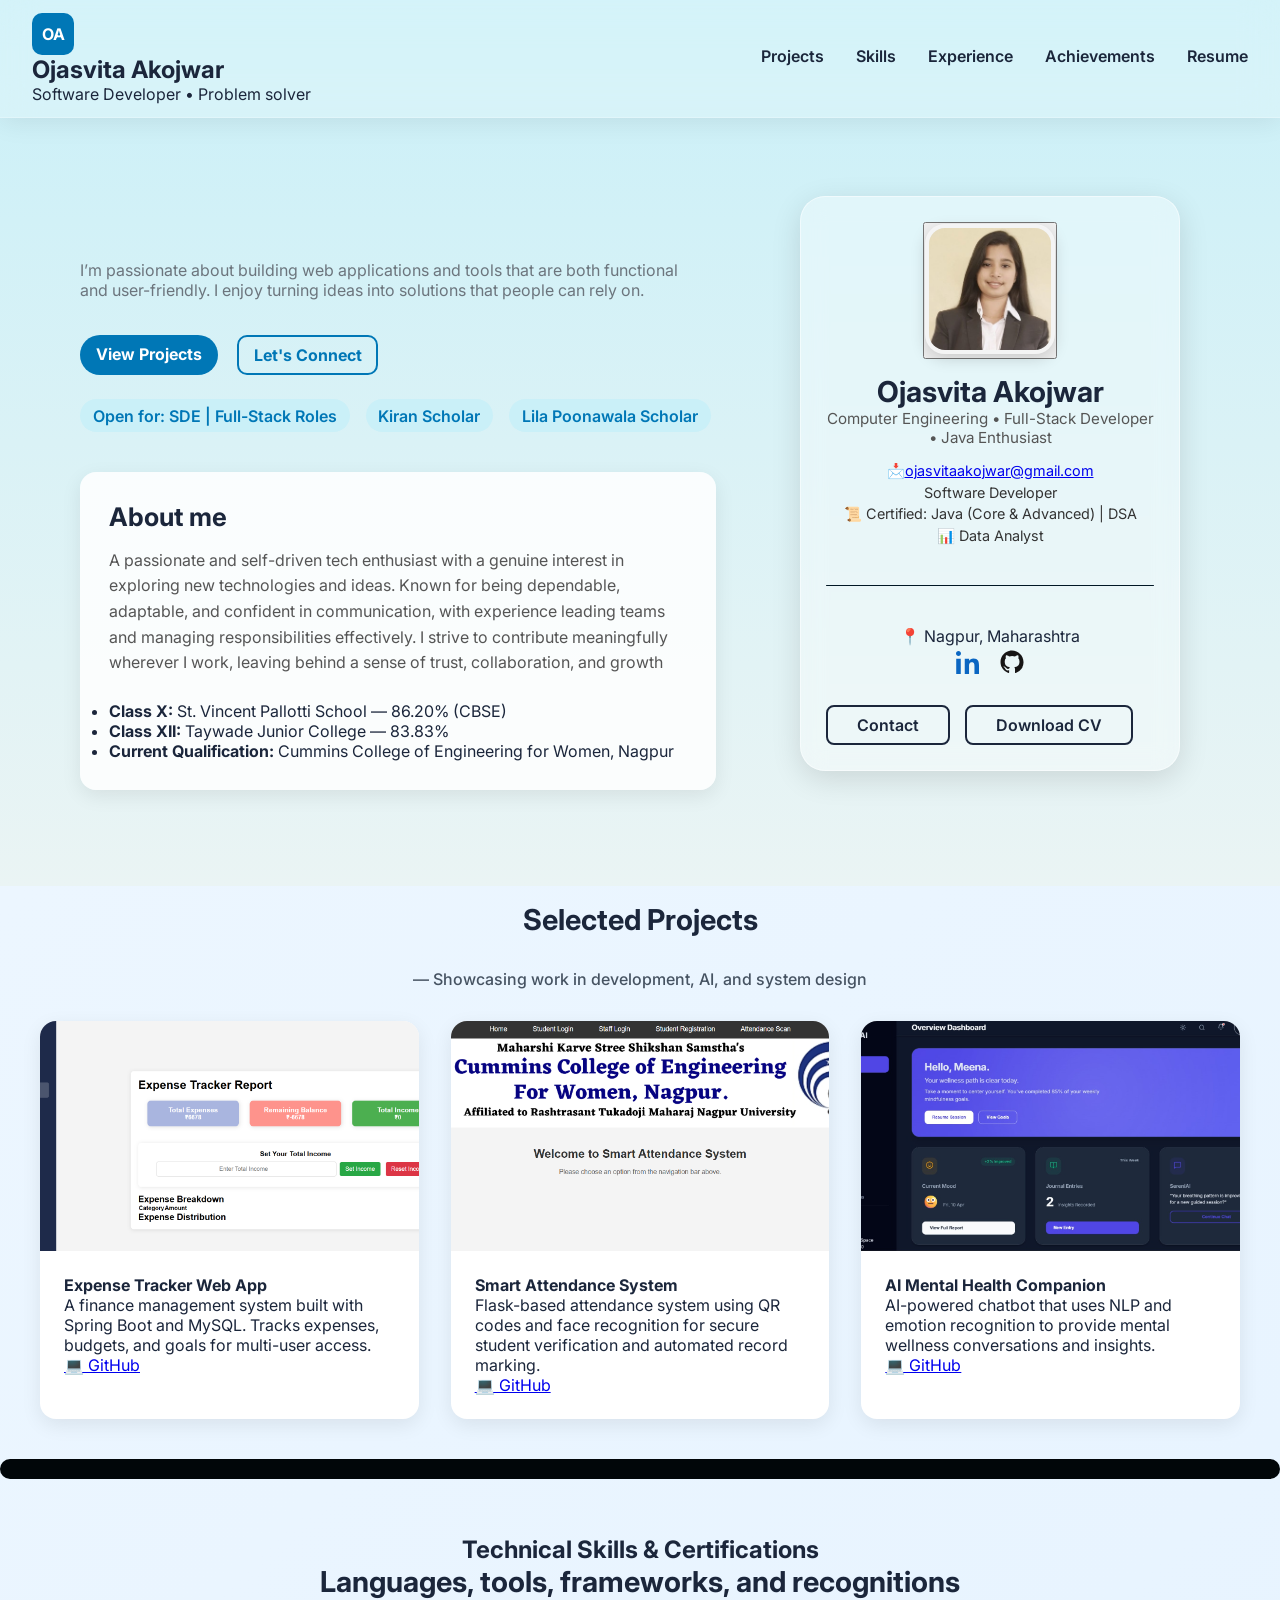
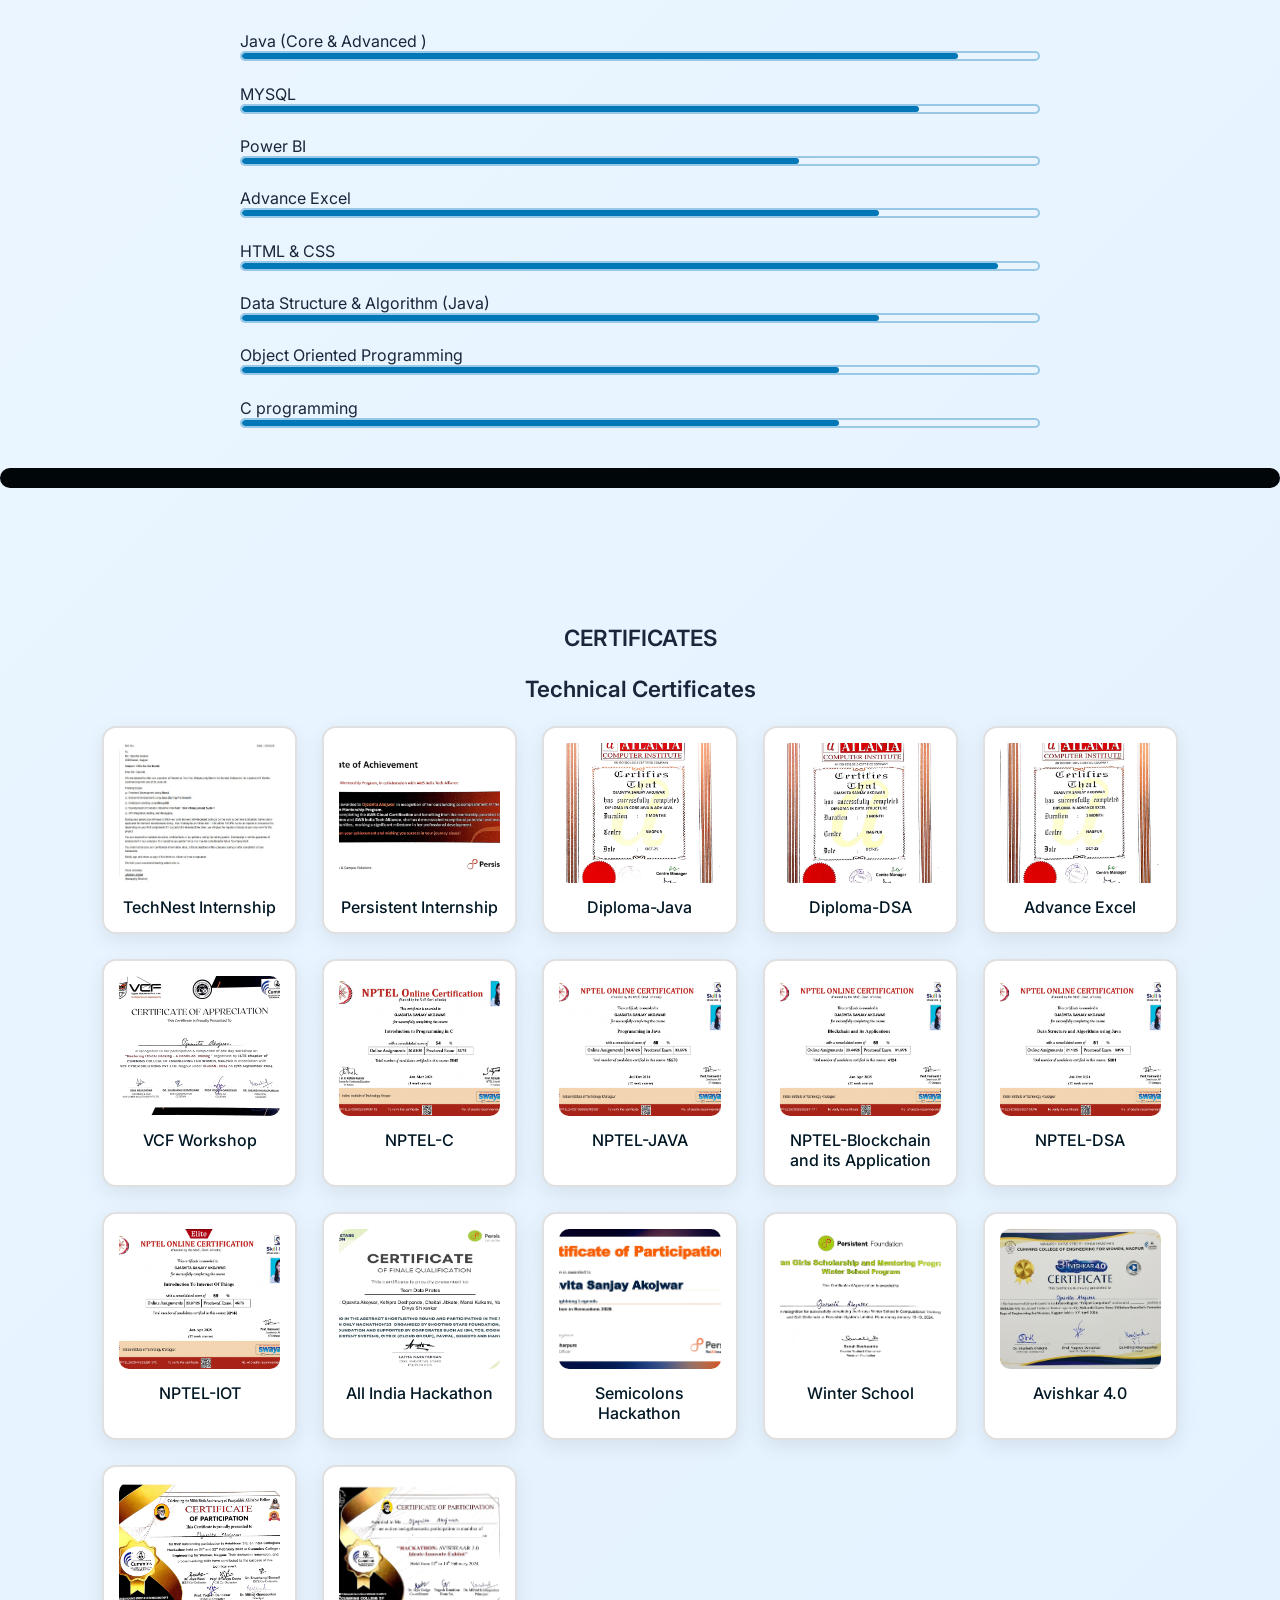
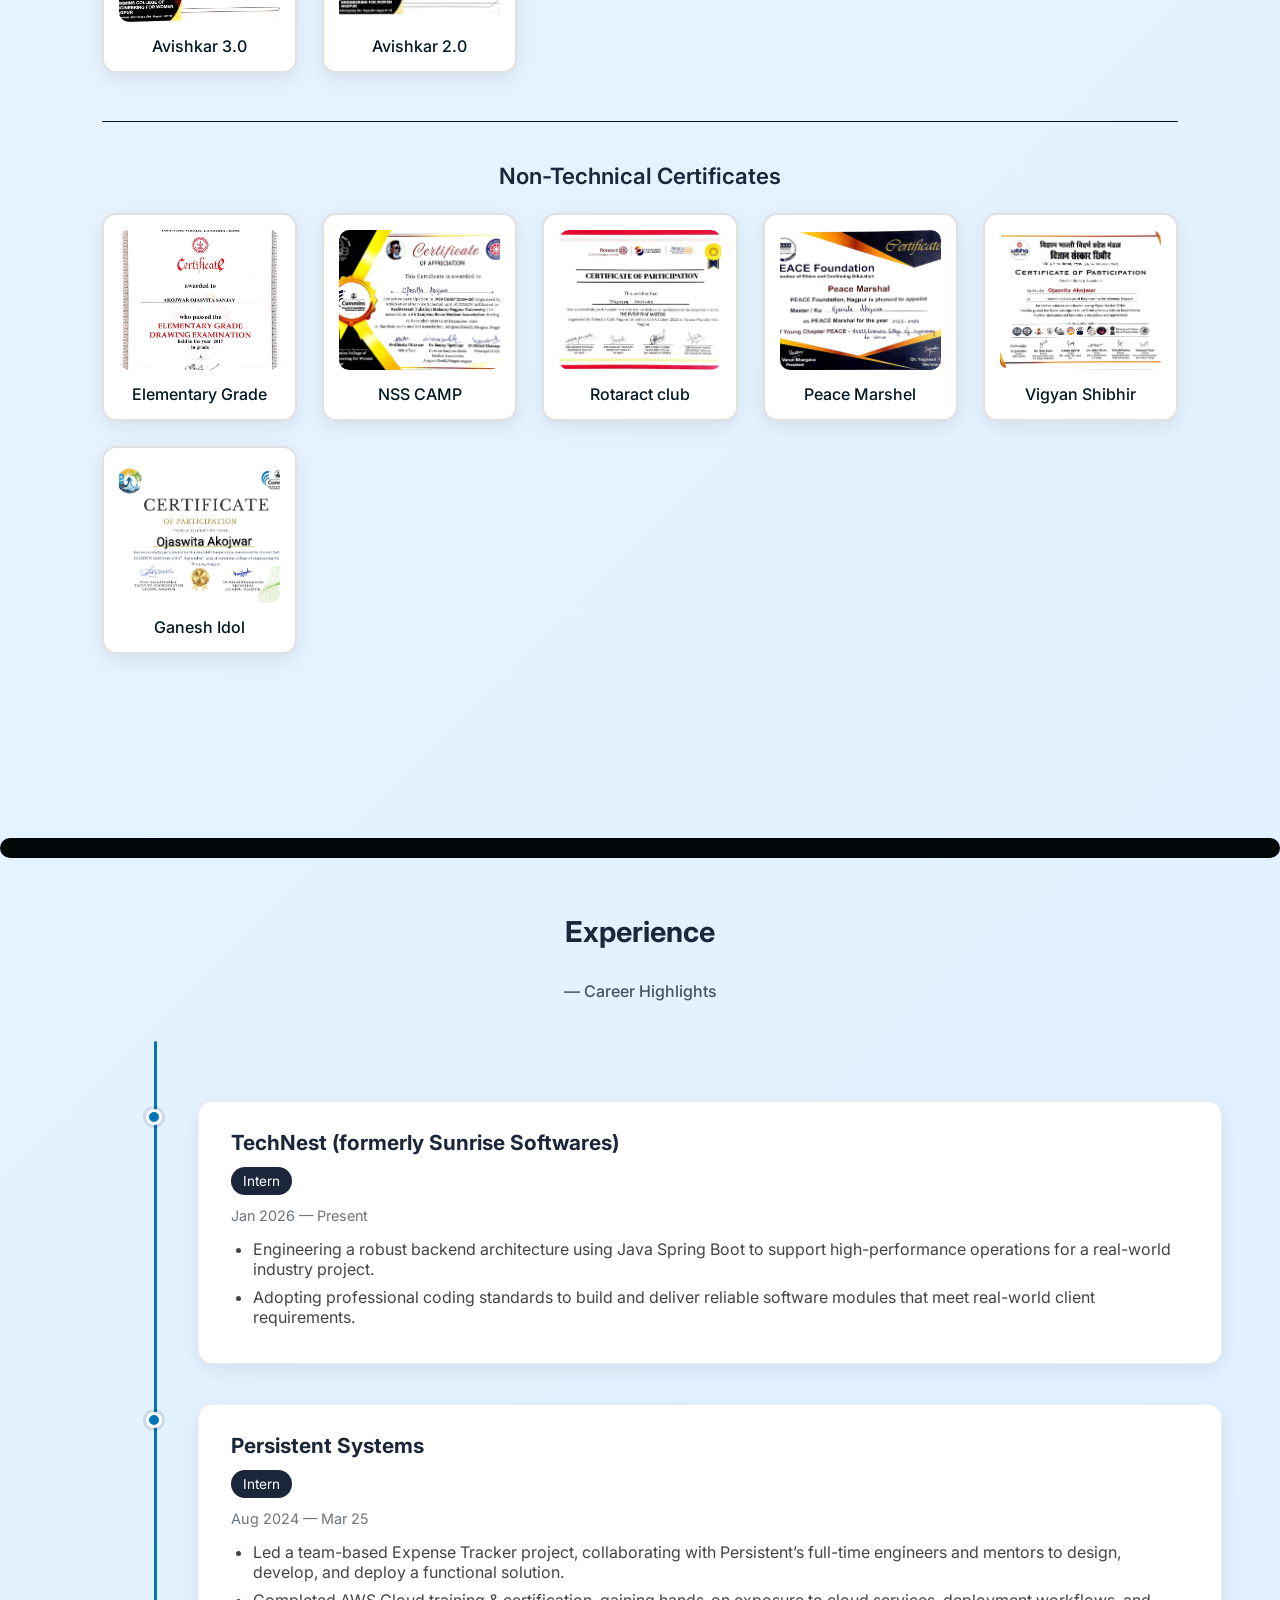
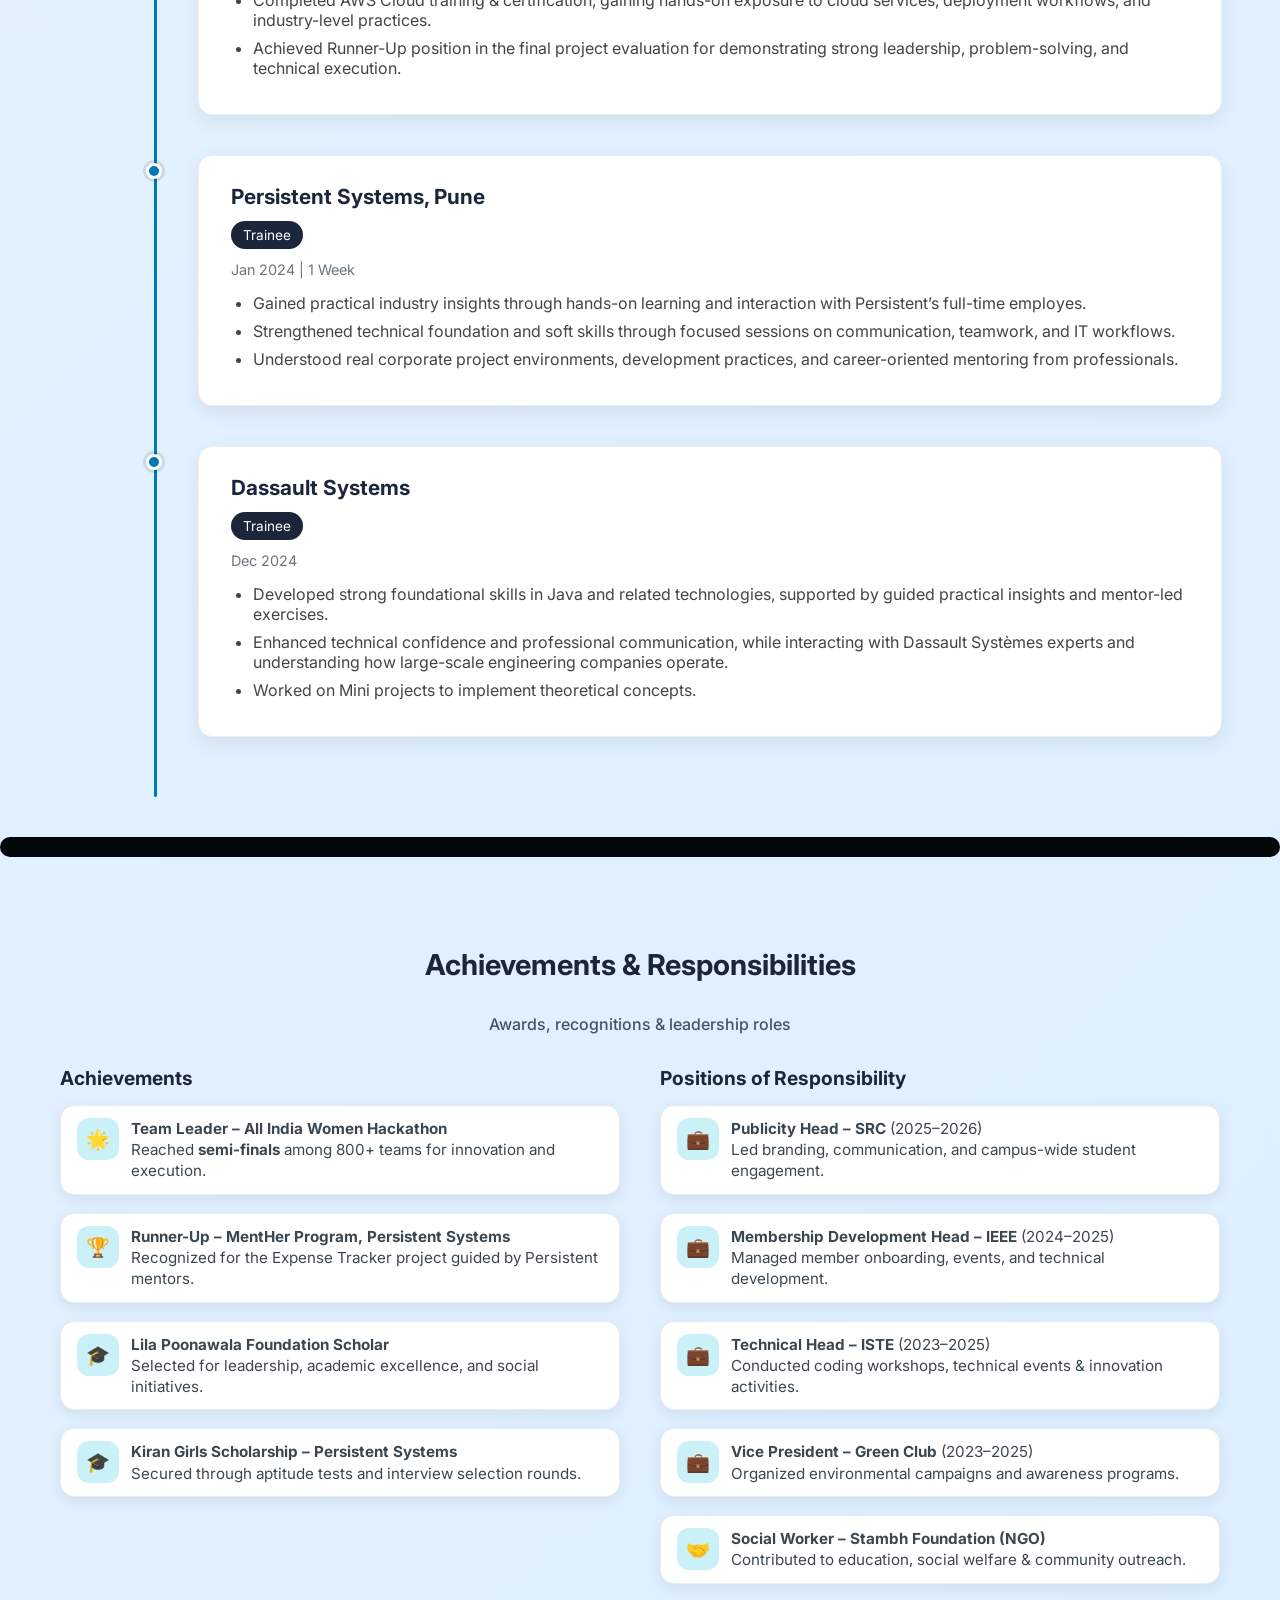
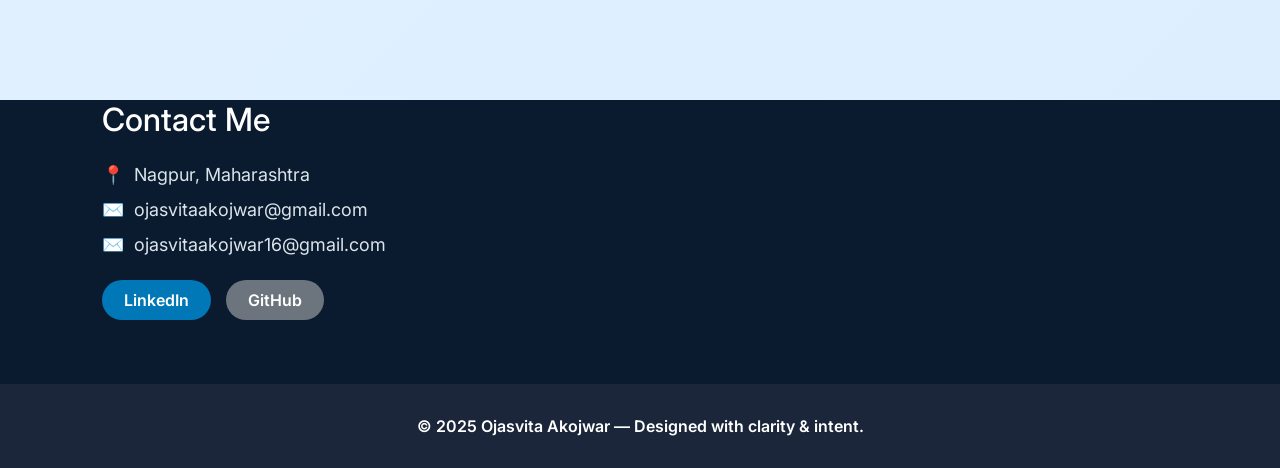
<file: index.html>
<!doctype html>
<html lang="en">
<head>
  <meta charset="utf-8" />
  <meta name="viewport" content="width=device-width, initial-scale=1" />
  <title>Ojasvita Akojwar — Portfolio</title>
  <link href="https://fonts.googleapis.com/css2?family=Inter:wght@300;400;600;700;800&display=swap" rel="stylesheet">
  <link rel="stylesheet" href="style.css">
</head>

<body>
  <!-- NAVBAR -->
  <nav class="nav">
    <div class="container nav-inner">
      <div class="brand">
        <div class="logo-mark">OA</div>
        <div>
          <h1>Ojasvita Akojwar</h1>
          <p>Software Developer • Problem solver</p>
        </div>
      </div>

      <div class="nav-links">
        <a href="#projects">Projects</a>
        <a href="#skills">Skills</a>
        <a href="#experience">Experience</a>
        <a href="#achievements">Achievements</a>
           <a href="resume.pdf">Resume</a>
      </div>
    </div>
  </nav>

  <main class="container">
    <!-- HERO -->
    <header class="hero">
      <div class="hero-left">
      <h2 id="typed-sentence"></h2>


        <p class="lead">I’m passionate about building web applications and tools that are both functional and user-friendly. I enjoy turning ideas into solutions that people can rely on.</p>

        <div class="ctas">
          <a href="#projects" class="btn-primary">View Projects</a>
          <a href="#contact" class="btn-outline">Let's Connect</a>
        </div>

        <div class="chips">
          <div class="chip">Open for: SDE | Full-Stack Roles</div>
          <div class="chip">Kiran Scholar</div>
          <div class="chip">Lila Poonawala Scholar</div>
        </div>

        <div class="about">
          <div class="about-text">
            <h4>About me</h4>
            <p>A passionate and self-driven tech enthusiast with a genuine interest in
 exploring new technologies and ideas. Known for being dependable,
 adaptable, and confident in communication, with experience leading
 teams and managing responsibilities effectively. I strive to contribute
 meaningfully wherever I work, leaving behind a sense of trust,
 collaboration, and growth</p>
     <ul>
  <li><strong>Class X:</strong> St. Vincent Pallotti School — 86.20% (CBSE)</li>
  <li><strong>Class XII:</strong> Taywade Junior College — 83.83%</li>
  <li><strong>Current Qualification:</strong> Cummins College of Engineering for Women, Nagpur</li>
</ul>
          </div>
        </div>
      </div>

    <!-- Contact Card (replace existing hero-card contents with this) -->
    <div class="contact-card pro">
  <button class="photo-btn">
    <img id="profilePhoto" src="profile.jpg" alt="Ojasvita">
  </button>

  <h2 class="contact-name">Ojasvita Akojwar</h2>
  <p class="contact-tagline">Computer Engineering • Full-Stack Developer • Java Enthusiast</p>
  
 

  <div class="contact-info">
    <p>📩<a href="mailto:ojasvitaakojwar@gmail.com">ojasvitaakojwar@gmail.com</a></p>
    <p>Software Developer</a></p>
    <p>📜 Certified: Java (Core & Advanced) | DSA</a></p>
    <p>📊 Data Analyst</a></p>
    <p> <div class="divider"></div>📍 Nagpur, Maharashtra</p>
  </div>

  <div class="social-icons">
    <a href="https://www.linkedin.com/in/ojasvita-akojwar-b08a71256" target="_blank"><svg height="24" width="24" viewBox="0 0 24 24" fill="#0A66C2">
  <path d="M4.98 3.5C4.98 4.88 3.86 6 2.5 6S0 4.88 0 3.5 1.12 1 2.5 1s2.48 1.12 2.48 2.5zM.22 8.75h4.55V24H.22V8.75zM8.75 8.75h4.36v2.08h.06c.61-1.15 2.11-2.37 4.34-2.37 4.64 0 5.5 3.05 5.5 7.01V24h-4.55v-7.59c0-1.81-.03-4.14-2.52-4.14-2.52 0-2.9 1.96-2.9 3.99V24H8.75V8.75z"></path>
</svg>
</a>
    <a href="https://github.com/Ojasvita16" target="_blank"><svg height="24" width="24" viewBox="0 0 24 24" fill="#171515">
  <path d="M12 .5C5.73.5.5 5.73.5 12c0 5.08 3.29 9.39 7.86 10.92.58.11.79-.25.79-.56 0-.28-.01-1.02-.02-2-3.2.69-3.88-1.54-3.88-1.54-.53-1.33-1.3-1.68-1.3-1.68-1.06-.73.08-.72.08-.72 1.17.08 1.79 1.2 1.79 1.2 1.04 1.79 2.73 1.27 3.4.97.11-.75.41-1.27.74-1.56-2.55-.29-5.23-1.27-5.23-5.65 0-1.25.45-2.27 1.19-3.07-.12-.29-.52-1.47.11-3.06 0 0 .97-.31 3.18 1.17a11.1 11.1 0 0 1 5.8 0c2.2-1.48 3.17-1.17 3.17-1.17.64 1.59.24 2.77.12 3.06.74.8 1.19 1.82 1.19 3.07 0 4.39-2.69 5.35-5.25 5.63.42.36.8 1.08.8 2.18 0 1.58-.02 2.86-.02 3.25 0 .31.21.67.8.55A10.99 10.99 0 0 0 23.5 12c0-6.27-5.23-11.5-11.5-11.5z"/>
</svg>
</a>
 
  </div>

  <div class="contact-buttons">
    <a href="#contact" class="btn-outline-dark">Contact</a>
    <a href="resume.pdf" target="_blank" class="btn-outline-dark">Download CV</a>
  </div>
</div>
 
    </header>
   

<!-- FULL SCREEN MODAL -->
<div id="photoModal" class="photo-modal">
  <button id="modalClose" class="modal-close">&times;</button>
  <img id="modalImage" alt="Profile Fullscreen">
</div>

<!-- 💻 PROJECTS SECTION -->


<section id="projects">
  
  <div class="section-title">
    <h3>Selected Projects</h3>
    <p>— Showcasing work in development, AI, and system design</p>
  </div>

  <div class="projects-grid">
    <!-- Project 1 -->
    <div class="project-card">
      <div class="project-img">
        <img src="expense-tracker.jpg" alt="Expense Tracker">
      </div>
      <div class="project-content">
        <h4>Expense Tracker Web App</h4>
        <p>A finance management system built with Spring Boot and MySQL.  
          Tracks expenses, budgets, and goals for multi-user access.</p>
  
        <div class="project-links">
      
          <a href="https://github.com/Ojasvita16/Expense-Tracker" class="btn-code">💻 GitHub</a>
        </div>
      </div>
    </div>

    <!-- Project 2 -->
    <div class="project-card">
      <div class="project-img">
        <img src="qr-attendance.jpg" alt="Smart Attendance System">
      </div>
      <div class="project-content">
        <h4>Smart Attendance System</h4>
        <p>Flask-based attendance system using QR codes and face recognition for  
          secure student verification and automated record marking.</p>
        
        <div class="project-links">
       
          <a href="https://github.com/Ojasvita16/Smart-Attendance-System" class="btn-code">💻 GitHub</a>
        </div>
      </div>
    </div>

    <!-- Project 3 -->
    <div class="project-card">
      <div class="project-img">
        <img src="mental-health.jpeg" alt="AI Mental Health Companion">
      </div>
      <div class="project-content">
        <h4>AI Mental Health Companion</h4>
        <p>AI-powered chatbot that uses NLP and emotion recognition  
          to provide mental wellness conversations and insights.</p>
        <div class="project-links">
        
          <a href="https://github.com/Ojasvita16/Mental-Health-Companion" class="btn-code">💻 GitHub</a>
        </div>
      </div>
    </div>
  </div>
  
</section>


    <!-- SKILLS -->
  <!-- ========================= -->
<!-- Skills & Certifications -->
<!-- ========================= -->
  <div class="section-divider"></div>
<section id="skills" class="skills-section">

  <div class="section-title">
    <h1>Technical Skills & Certifications</h1>
    <h3>Languages, tools, frameworks, and recognitions</h3>
  </div>

  <!-- TECHNICAL SKILLS -->
  <div class="skills-container">
    <div class="skill-item">
      <span> Java (Core & Advanced )</span>
      <div class="progress-bar"><div class="fill" style="width: 90%;"></div></div>
    </div>

    <div class="skill-item">
      <span>MYSQL</span>
      <div class="progress-bar"><div class="fill" style="width: 85%;"></div></div>
    </div>

     <div class="skill-item">
      <span>Power BI</span>
      <div class="progress-bar"><div class="fill" style="width: 70%;"></div></div>
    </div>

    <div class="skill-item">
      <span>Advance Excel</span>
      <div class="progress-bar"><div class="fill" style="width: 80%;"></div></div>
    </div>

    <div class="skill-item">
      <span> HTML & CSS</span>
      <div class="progress-bar"><div class="fill" style="width: 95%;"></div></div>
    </div>

    <div class="skill-item">
      <span>Data Structure & Algorithm (Java)</span>
      <div class="progress-bar"><div class="fill" style="width: 80%;"></div></div>
    </div>

     <div class="skill-item">
      <span>Object Oriented Programming</span>
      <div class="progress-bar"><div class="fill" style="width: 75%;"></div></div>
    </div>

    <div class="skill-item">
      <span>C programming</span>
      <div class="progress-bar"><div class="fill" style="width: 75%;"></div></div>
    </div>
  </div>

  <!-- CERTIFICATIONS -->
  <!-- ============================= -->
<!--      CERTIFICATES SECTION     -->
<!-- ============================= -->
   <div class="section-divider"></div>
<section id="certificates" class="cert-section">
  
  <div class="container">
        <h1 class="cert-title">CERTIFICATES</h1>
    
<h3 class="cert-subtitle">Technical Certificates</h3>
<div class="cert-grid">

  <div class="cert-card">
    <img src="tech5.jpeg" onclick="openCert(this.src)">
    <p class="cert-label">TechNest Internship</p>
  </div>
   <div class="cert-card">
    <img src="tech1.jpeg" onclick="openCert(this.src)">
    <p class="cert-label">Persistent Internship</p>
  </div>

  <div class="cert-card">
    <img src="tech2.jpeg" onclick="openCert(this.src)">
    <p class="cert-label">Diploma-Java</p>
  </div>

  <div class="cert-card">
    <img src="tech3.jpeg" onclick="openCert(this.src)">
    <p class="cert-label">Diploma-DSA</p>
  </div>

  <div class="cert-card">
    <img src="tech4.jpeg" onclick="openCert(this.src)">
    <p class="cert-label">Advance Excel </p>
  </div>

    <div class="cert-card">
    <img src="tech6.jpeg" onclick="openCert(this.src)">
    <p class="cert-label">VCF Workshop</p>
  </div>
    <div class="cert-card">
    <img src="tech7.jpg" onclick="openCert(this.src)">
    <p class="cert-label">NPTEL-C </p>
  </div>
  
    <div class="cert-card">
    <img src="tech9.jpg" onclick="openCert(this.src)">
    <p class="cert-label">NPTEL-JAVA</p>
  </div>
    <div class="cert-card">
    <img src="tech10.jpg" onclick="openCert(this.src)">
    <p class="cert-label">NPTEL-Blockchain and its Application</p>
  </div>
    <div class="cert-card">
    <img src="tech11.jpg" onclick="openCert(this.src)">
    <p class="cert-label">NPTEL-DSA</p>
  </div>
    <div class="cert-card">
    <img src="tech12.jpg" onclick="openCert(this.src)">
    <p class="cert-label">NPTEL-IOT</p>
  </div>
    <div class="cert-card">
    <img src="tech13.jpg" onclick="openCert(this.src)">
    <p class="cert-label">All India Hackathon</p>
  </div>
    <div class="cert-card">
    <img src="tech14.jpg" onclick="openCert(this.src)">
    <p class="cert-label">Semicolons Hackathon</p>
  </div>
   <div class="cert-card">
    <img src="tech15.jpg" onclick="openCert(this.src)">
    <p class="cert-label">Winter School</p>
  </div>
   <div class="cert-card">
    <img src="tech16.jpg" onclick="openCert(this.src)">
    <p class="cert-label">Avishkar 4.0 </p>
  </div>
   <div class="cert-card">
    <img src="tech17.jpg" onclick="openCert(this.src)">
    <p class="cert-label">Avishkar 3.0</p>
  </div>
   <div class="cert-card">
    <img src="tech18.jpg" onclick="openCert(this.src)">
    <p class="cert-label">Avishkar 2.0</p>
  </div>
</div>

<div class="divider"></div>

  
<!-- NON-TECHNICAL CERTIFICATES -->
 <h3 class="cert-subtitle">Non-Technical Certificates</h3>
  <div class="cert-grid">
  <div class="cert-card">
    <img src="ntech0.jpeg" onclick="openCert(this.src)">
    <p class="cert-label">Elementary Grade</p>
  </div>

  <div class="cert-card">
    <img src="ntech1.jpeg" onclick="openCert(this.src)">
    <p class="cert-label">NSS CAMP</p>
  </div>

  <div class="cert-card">
    <img src="ntech3.jpeg" onclick="openCert(this.src)">
    <p class="cert-label">Rotaract club</p>
  </div>

  <div class="cert-card">
    <img src="ntech4.jpeg" onclick="openCert(this.src)">
    <p class="cert-label">Peace Marshel</p>
  </div>

    <div class="cert-card">
    <img src="ntech5.jpeg" onclick="openCert(this.src)">
    <p class="cert-label">Vigyan Shibhir</p>
  </div>
    <div class="cert-card">
    <img src="ntech6.jpeg" onclick="openCert(this.src)">
    <p class="cert-label">Ganesh Idol</p>
  </div>
    </div>
      </div>

</section>






<!-- FULLSCREEN POPUP FOR CERTIFICATES -->
<!-- Fullscreen Modal for Certificates -->
<div id="certModal" class="img-modal">
  <span id="certClose" class="close-btn">&times;</span>
  <img id="certModalImg" class="modal-content">
</div>

<div class="section-divider"></div>
<section id="experience">

  <div class="section-title">
    <h3>Experience</h3>
    <p>— Career Highlights</p>
  </div>

  <div class="timeline">

    <!-- EXPERIENCE 1 -->

      <div class="timeline-item">
      <div class="timeline-dot"></div>
      <div class="timeline-content">
        <h4>TechNest (formerly Sunrise Softwares)</h4>
        <span class="timeline-role">Intern</span>
        <p class="timeline-duration">Jan 2026 — Present</p>

        <ul>
          <li>Engineering a robust backend architecture using Java Spring Boot to support high-performance operations for a real-world industry project.</li>
          <li>Adopting professional coding standards to build and deliver reliable software modules that meet real-world client requirements.</li>
        </ul>
      </div>
    </div>
     <!-- EXPERIENCE 2 -->

    <div class="timeline-item">
      <div class="timeline-dot"></div>
      <div class="timeline-content">
        <h4>Persistent Systems</h4>
        <span class="timeline-role">Intern</span>
        <p class="timeline-duration">Aug 2024 — Mar 25</p>

        <ul>
          <li>Led a team-based Expense Tracker project, collaborating  with Persistent’s full-time engineers and mentors to design, develop, and deploy a functional solution.</li>
          <li>Completed AWS Cloud training & certification, gaining hands-on exposure to cloud services, deployment workflows, and industry-level practices.</li>
          <li>Achieved Runner-Up position in the final project evaluation for demonstrating strong leadership, problem-solving, and technical execution.</li>
        </ul>
      </div>
    </div>
       <!-- EXPERIENCE 3 -->
     <div class="timeline-item">
      <div class="timeline-dot"></div>
      <div class="timeline-content">
        <h4>Persistent Systems, Pune</h4>
        <span class="timeline-role">Trainee</span>
        <p class="timeline-duration">Jan 2024 | 1 Week</p>

        <ul>
          <li>Gained practical industry insights through hands-on learning and interaction with Persistent’s full-time employes.</li>
          <li>Strengthened technical foundation and soft skills through focused sessions on communication, teamwork, and IT workflows.</li>
          <li>Understood real corporate project environments, development practices, and career-oriented mentoring from professionals.</li>
        </ul>
      </div>
    </div>

    <!-- EXPERIENCE 4 -->
    <div class="timeline-item">
      <div class="timeline-dot"></div>
      <div class="timeline-content">
        <h4>Dassault Systems</h4>
        <span class="timeline-role">Trainee</span>
        <p class="timeline-duration">Dec 2024</p>

        <ul>
          <li>Developed strong foundational skills in Java and related technologies, supported by guided practical insights and mentor-led exercises.</li>
          <li>Enhanced technical confidence and professional communication, while interacting with Dassault Systèmes experts and understanding how large-scale engineering companies operate.</li>
          <li>Worked on Mini projects to implement theoretical concepts.</li>
        </ul>
      </div>
    </div>

  </div>
</section>

    <!-- ACHIEVEMENTS -->
     <div class="section-divider"></div>
   <section id="achievements">
  <div class="section-title">
    <h3>Achievements & Responsibilities</h3>
    <p>Awards, recognitions & leadership roles</p>
  </div>

  <div class="achievements-wrapper">

    <!-- Achievements Column -->
    <div class="achievements-col">
      <h4 class="sub-heading">Achievements</h4>

      <div class="achv-card">
        <span class="achv-icon">🌟</span>
        <p><b>Team Leader – All India Women Hackathon</b><br>
        Reached <b>semi-finals</b> among 800+ teams for innovation and execution.</p>
      </div>

      <div class="achv-card">
        <span class="achv-icon">🏆</span>
        <p><b>Runner-Up – MentHer Program, Persistent Systems</b><br>
        Recognized for the Expense Tracker project guided by Persistent mentors.</p>
      </div>

      <div class="achv-card">
        <span class="achv-icon">🎓</span>
        <p><b>Lila Poonawala Foundation Scholar</b><br>
        Selected for leadership, academic excellence, and social initiatives.</p>
      </div>

      <div class="achv-card">
        <span class="achv-icon">🎓</span>
        <p><b>Kiran Girls Scholarship – Persistent Systems</b><br>
        Secured through aptitude tests and interview selection rounds.</p>
      </div>
    </div>

    <!-- Positions of Responsibility Column -->
    <div class="achievements-col">
      <h4 class="sub-heading">Positions of Responsibility</h4>

      <div class="achv-card">
        <span class="achv-icon">💼</span>
        <p><b>Publicity Head – SRC</b> (2025–2026)<br>
        Led branding, communication, and campus-wide student engagement.</p>
      </div>

      <div class="achv-card">
        <span class="achv-icon">💼</span>
        <p><b>Membership Development Head – IEEE</b> (2024–2025)<br>
        Managed member onboarding, events, and technical development.</p>
      </div>

      <div class="achv-card">
        <span class="achv-icon">💼</span>
        <p><b>Technical Head – ISTE</b> (2023–2025)<br>
        Conducted coding workshops, technical events & innovation activities.</p>
      </div>

      <div class="achv-card">
        <span class="achv-icon">💼</span>
        <p><b>Vice President – Green Club</b> (2023–2025)<br>
        Organized environmental campaigns and awareness programs.</p>
      </div>

      <div class="achv-card">
        <span class="achv-icon">🤝</span>
        <p><b>Social Worker – Stambh Foundation (NGO)</b><br>
        Contributed to education, social welfare & community outreach.</p>
      </div>

    </div>

  </div>
</section>




    <!-- CONTACT -->
    
     <section id="contact">
     
  <div class="contact-wrapper">

    <h2>Contact Me</h2>

    <div class="contact-item">
      📍 <span>Nagpur, Maharashtra</span>
    </div>

    <div class="contact-item">
      ✉️ <a href="mailto:ojasvitaakojwar@gmail.com">ojasvitaakojwar@gmail.com</a>
    </div>

    <div class="contact-item">
      ✉️ <a href="mailto:ojasvitaakojwar16@gmail.com">ojasvitaakojwar16@gmail.com</a>
    </div>

    <div class="contact-buttons">
      <a href="https://www.linkedin.com/in/ojasvita-akojwar-b08a71256" class="btn-linkedin" target="_blank">LinkedIn</a>
      <a href="https://github.com/Ojasvita16" class="btn-github" target="_blank">GitHub</a>
    </div>

  </div>
</section>
 </main>
<footer>
  © 2025 Ojasvita Akojwar — Designed with clarity & intent.
  
</footer>
 
<script>
  // PROFILE PHOTO MODAL (works with #profilePhoto, #photoModal, #modalImage, #modalClose)
  document.addEventListener('DOMContentLoaded', () => {
    const photoBtn = document.getElementById("profilePhoto");
    const modal = document.getElementById("photoModal");
    const modalImg = document.getElementById("modalImage");
    const closeBtn = document.getElementById("modalClose");

    if (photoBtn && modal && modalImg && closeBtn) {
      photoBtn.addEventListener('click', function () {
        modal.style.display = 'flex';
        modalImg.src = this.src;
      });
      closeBtn.addEventListener('click', () => modal.style.display = 'none');
      modal.addEventListener('click', (e) => { if (e.target === modal) modal.style.display = 'none'; });
    }

    // Support inline onclick="openCert(this.src)" used on your cert images
    window.openCert = function(src) {
      const certModal = document.getElementById("certModal");
      const certModalImg = document.getElementById("certModalImg");
      if (!certModal || !certModalImg) return;
      certModalImg.src = src;
      certModal.style.display = 'flex';
    };

    // Cert modal close
    const certClose = document.getElementById("certClose");
    const certModal = document.getElementById("certModal");
    if (certClose && certModal) {
      certClose.addEventListener('click', () => certModal.style.display = 'none');
      certModal.addEventListener('click', (e) => { if (e.target === certModal) certModal.style.display = 'none'; });
    }
  });

  const typed = document.getElementById("typed-sentence");

const part1 = "Hi, I'm "; // normal color
const part2 = "Ojasvita Akojwar"; // blue color
const speed = 150;

function typeSentence() {
  typed.innerHTML = "";
  typed.classList.remove("fade-out");

  let index1 = 0;
  let index2 = 0;

  const part1Interval = setInterval(() => {
    typed.innerHTML += `<span class="normal">${part1[index1]}</span>`;
    index1++;
    if (index1 === part1.length) {
      clearInterval(part1Interval);

      const nameSpan = document.createElement("span");
      nameSpan.classList.add("name");
      typed.appendChild(nameSpan);

      const part2Interval = setInterval(() => {
        nameSpan.textContent += part2[index2];
        index2++;
        if (index2 === part2.length) {
          clearInterval(part2Interval);

          // wait then fade out
          setTimeout(() => {
            typed.classList.add("fade-out");
            setTimeout(typeSentence, 1000); // restart
          }, 1500);
        }
      }, speed);
    }
  }, speed);
}

typeSentence();




</script>



</body>
</file>
<file: style.css>
/* =========================================
   GLOBAL
========================================= */
:root {
  --navy: #1b263b;
  --blue: #0077b6;
  --light-blue: #caf0f8;
  --muted: #6c757d;
  --white: #ffffff;
  --shadow: 0 6px 20px rgba(0, 0, 0, 0.08);
}

* {
  margin: 0;
  padding: 0;
  box-sizing: border-box;
}

html,body {
  font-family: "Inter", sans-serif;
  scroll-behavior: smooth;
  color: var(--navy);
  background: linear-gradient(135deg, #eef7ff 0%, #dceeff 100%);

}

/* =========================================
   NAVBAR
========================================= */

.nav {
  position: fixed;
  top: 0;
  left: 0;
  width: 100%;

  background: rgba(255, 255, 255, 0.20); /* 20% white - transparent */
  backdrop-filter: blur(18px);           /* glass blur */
  -webkit-backdrop-filter: blur(18px);   /* safari support */

  box-shadow: 0 4px 25px rgba(0,0,0,0.08);
  z-index: 999;

  border-bottom: 1px solid rgba(255, 255, 255, 0.25); /* soft border */
}


.nav-inner {
  max-width: 1300px;
  margin: auto;
  display: flex;
  justify-content: space-between;
  align-items: center;
  padding: 0.8rem 2rem;   /* better height spacing */
}

.logo-mark {
  background: var(--blue);
  color: white;
  font-weight: 700;
  width: 42px;
  height: 42px;
  display: flex;
  align-items: center;
  justify-content: center;
  border-radius: 10px;
}

/* ----------------------------
      NAV LINKS
----------------------------- */
.nav-links {
  display: flex;
  gap: 2rem;             /* MORE spacing between tabs */
  align-items: center;
}

.nav-links a {
  text-decoration: none;
  font-weight: 600;
  color: var(--navy);
  padding-bottom: 5px;    /* add spacing for underline hover */
  position: relative;
  transition: 0.3s ease;
}

/* Stylish underline hover */
.nav-links a::after {
  content: "";
  position: absolute;
  left: 0;
  bottom: 0;
  width: 0%;
  height: 3px;
  background: var(--blue);
  border-radius: 5px;
  transition: width 0.3s ease;
}

.nav-links a:hover::after {
  width: 100%;            /* beautiful animated underline */
}
btn-primary { background: var(--blue); color: white; padding: 0.55rem 1rem; border-radius: 999px; font-weight: 700; text-decoration: none; } .btn-primary.dark { background: var(--navy); } .btn-outline { border: 2px solid var(--blue); color: var(--blue); border-radius: 10px; padding: 0.5rem 0.9rem; font-weight: 700; text-decoration: none; transition: 0.3s; } .btn-outline:hover { background: var(--blue); color: white; }  
.ctas .btn-primary {
  background: var(--blue) !important;
  color: white !important;
  padding: 0.55rem 1rem !important;
  border-radius: 999px !important;
  font-weight: 700 !important;
  text-decoration: none !important;
}

/* GRID LAYOUT */
.hero {
  display: grid;
  grid-template-columns: 1fr 420px;
  gap: 4rem;
  padding: 11rem 5rem 6rem;
  min-height: 100vh;
  align-items: flex-start;
  min-height: 400px;
  background: linear-gradient(180deg, var(--light-blue), #eaf4f4);
}

/* LEFT CONTENT */
.hero-left h2 {
  font-size: 3.2rem;
  font-weight: 800;
  margin-bottom: 1.4rem;
}

.hero-left .accent {
  color: var(--blue);
}

.lead {
  margin-bottom: 2.2rem;
  color: var(--muted);
  max-width: 60ch;
}

.hero-left {
  min-height: 250px; 
}



/* Make CTA buttons rounded & premium */
.ctas { display: flex; flex-wrap: wrap; gap: 1.2rem; margin-bottom: 20px; }
/* Primary Button */


.chips { display: flex; flex-wrap: wrap; gap: 1rem; margin-top: 1.5rem; } 
.chip { background: var(--light-blue); padding: 0.4rem 0.8rem; border-radius: 20px; font-weight: 600; color: var(--blue); }





/* ABOUT BOX — PROFESSIONAL */
.about {
  background: #ffffffd9;
  padding: 1.8rem;
  border-radius: 16px;
  box-shadow: var(--shadow);
  margin-top: 2.5rem;
  display: flex;
  gap: 1.4rem;
  align-items: center;
  max-width: 650px;
}



/* RIGHT CARD — PREMIUM LOOK */
/* ---- Contact Card (professional + themed) ---- */
/* Glass Contact Card */
.contact-card.pro {
  width: 380px;
  padding: 25px;
  text-align: center;
  border-radius: 25px;
  background: rgba(255, 255, 255, 0.35);
  backdrop-filter: blur(12px);
  box-shadow: 0 8px 30px rgba(0, 0, 0, 0.12);
  border: 1px solid rgba(255, 255, 255, 0.5);
  margin: auto;
}

.contact-card .photo-btn img {
  width: 130px;
  height: 130px;
  border-radius: 20px;
  object-fit: cover;
  cursor: pointer;
  transition: transform .3s ease;
  box-shadow: 0 5px 15px rgba(0,0,0,0.15);
}
.contact-card .photo-btn img:hover {
  transform: scale(1.05);
}

.contact-name {
  font-size: 1.8rem;
  font-weight: 700;
  color: #1b263b;
  margin-top: 15px;
}

.contact-tagline {
  font-size: 0.95rem;
  color: #555;
  margin-bottom: 15px;
}

.divider {
  width: 80%;
  height: 1px;
  background: #d0d0d0;
  margin: 10px auto 15px;
}

.contact-info p {
  margin: 4px 0;
  color: #333;
  font-size: 0.9rem;
}

.social-icons a {
  font-size: 1.5rem;
  margin: 0 8px;
  display: inline-block;
  transition: transform .2s;
}
.social-icons a:hover {
  transform: scale(1.15);
}

.contact-buttons {
  margin-top: 15px;
}

.btn-outline-dark {
  border: 2px solid #1b263b;
  padding: 8px 29px;
  border-radius: 8px;
  color: #1b263b;
  text-decoration: none;
  text-align: center;
  font-weight: 600;
}
.btn-outline-dark:hover {
  background: #1b263b;
  color: white;
}




/* =========================================
   UNIVERSAL SECTION STYLE (FIXED)
========================================= */
section {
  width: 100%;
   padding: 1rem 0rem 0rem;
  min-height: auto;
}


/* ======== BEAUTIFUL BLUE GRADIENT DIVIDER BETWEEN SECTIONS ======== */
/* =========================================
   PROFESSIONAL CURVED DARK SECTION DIVIDERS
========================================= */

/* =========================================
   PROFESSIONAL CURVED DIVIDER
========================================= */
.section-divider {
    width: 100%;           /* or 100% if you want full width */
    height: 20px;          /* thickness */
    background-color: #010609;  /* blue shade to match your theme */
        /* space above and below, centered */
    border-radius: 40px;
                     /* Divider height */
                 /* Dark color */
  /* CURVE effect */
  margin: 40px 0;   /* optional smooth edges */
}
/*between certificates*/
.divider {
  width: 100%;
  height: 1px;
  background: #011724;
  border-radius: 50px;  /* slight curve on the edges */
  margin: 40px 0;
}

#typed-sentence {
  white-space: nowrap;
  overflow: hidden;
  display: inline-block;
  font-weight: 700;
  font-size: 3rem; 
  line-height: 1.2;
  position: relative;
  padding-right: 10px; 
  height: 3.6rem; 
    min-height: 50px; 

}
#typed-sentence .name {
  color: var(--blue);
}

#typed-sentence .normal {
  color: var(--navy);
}

/* blinking cursor */
#typed-sentence::after {
  content: '|';
  position: absolute;
  right: 0;
  top: 0;
  font-weight: 700;
  font-size: 3rem; /* match text size */
  animation: blink 0.7s infinite;
}

@keyframes blink {
  0%, 50%, 100% { opacity: 1; }
  25%, 75% { opacity: 0; }
}

/* fade out animation */
.fade-out {
  animation: fadeOut 1s forwards;
}

@keyframes fadeOut {
  0% { opacity: 1; }
  100% { opacity: 0; }
}





/* =========================================
   PROJECTS SECTION — CLEANED
========================================= */
.section-title p,h3 { 
  font-weight: 500;
  color: var(--black);
  margin-bottom: 2rem;
   text-align: center;
}
.projects-grid {
  display: grid;
  grid-template-columns: repeat(auto-fit, minmax(320px, 1fr));
  gap: 2rem;
  
  min-height: auto;
  max-width: 1200px;
  margin: 0 auto;
}

.project-card {
  background: white;
  border-radius: 16px;
  overflow: hidden;
  box-shadow: var(--shadow);
  transition: 0.3s;
}

.project-card:hover {
  transform: translateY(-6px);
  box-shadow: 0 10px 30px rgba(0, 0, 0, 0.12);
}

.project-img {
  height: 230px;
  overflow: hidden;
}

.project-img img {
  width: 100%;
  height: 100%;
  object-fit: cover;
  transition: 0.4s;
}

.project-card:hover img {
  transform: scale(1.1);
}

.project-content {
  padding: 1.5rem;
}

/* =========================================
   SKILLS SECTION — CLEANED
========================================= */

/* =========================================
   FIXED — Section Title Styling
========================================= */
.section-title p,
.section-title h3 { 
  font-weight: 500;
  color: var(--black);
  margin-bottom: 2rem;
  text-align: center;
}


.skills-container {
  width: 100%;

  height: auto;
  min-height: auto;
  max-width: 800px;
  margin: auto;
}

.skill-item {
  margin-bottom: 1.4rem;
}

.progress-bar {
  height: 10px;
  background: #e9f4ff;
  border-radius: 999px;
  overflow: hidden;
  border: 2px solid rgba(0, 119, 182, 0.35); /* subtle blue border */
}

.progress-bar .fill {
  height: 100%;
  background: var(--blue);
  border-radius: 999px;
}

/* =========================================
   CERTIFICATE SECTION — FIXED & ALIGNED
========================================= */
/* Center the whole certificate section */
.cert-section {
  padding: 6rem 8vw;
  text-align: center;
}

/* Fix heading alignment */
.cert-section h1, 
.cert-section h3 {
  font-size: 1.4rem;
  font-weight: 600;
  color: var(--black);
  margin-bottom: 1.5rem;
  text-align: center;
}

/* Ensure certificate grids stay centered */
.cert-grid {
  display: grid;
  grid-template-columns: repeat(auto-fit, minmax(180px, 1fr));
  gap: 25px;
  justify-content: center;
  width: 100%;
  max-width: 1100px;
  margin: 0 auto 3rem auto; /* Centers the grid */
}

/* Auto height card (fixed issue) */
.cert-card {
  background: #ffffff;
  border-radius: 14px;
  padding: 15px;
  border: 2px solid #e0e0e0;
  box-shadow: 0 6px 20px rgba(0,0,0,0.08);
  text-align: center;
  transition: transform 0.3s ease;
  height: auto;          /* <-- FIX: removes tall box */
}

/* Image sizing inside card */
.cert-card img {
  width: 100%;
  height: 140px;
  border-radius: 10px;
  object-fit: cover;
  cursor: pointer;
}

/* Label styling */
.cert-label {
  margin-top: 10px;
  font-size: 1rem;
  font-weight: 500;
  color:#011724;
}
.cert-card {
  background: #ffffff;
  border-radius: 14px;
  padding: 15px;
  border: 2px solid #e0e0e0;
  box-shadow: 0 6px 20px rgba(0,0,0,0.08);
  text-align: center;
  
  transition: transform 0.35s ease, box-shadow 0.35s ease;
}

/* ✨ Smooth lifting effect */
.cert-card:hover {
  transform: translateY(-10px) scale(1.03);
  box-shadow: 0 10px 30px rgba(0,0,0,0.15);
}

/* ✨ Image zoom on hover */
.cert-card img {
  width: 100%;
  height: 140px;
  border-radius: 10px;
  object-fit: cover;
  cursor: pointer;
  transition: transform 0.4s ease;
}

.cert-card:hover img {
  transform: scale(1.08);
}

.cert-card:hover {
  box-shadow: 0 12px 32px rgba(0, 119, 182, 0.3); /* Blue glow */
}



/* TIMELINE CONTAINER */
.timeline {
  position: relative;
  width: 100%;
  padding: 20px 0;
  margin-top: 40px;
}

/* Vertical line on the LEFT of centered content */
.timeline::before {
  content: "";
  position: absolute;
  left: 12%;                    /* Line at left side */
  top: 0;
  width: 3px;
  height: 100%;
  background: var(--blue);
  border-radius: 10px;
}

/* Timeline item */
.timeline-item {
  position: relative;
  margin: 40px 0;
}

/* Dot positioned on line */
.timeline-dot {
  position: absolute;
  left: 12%;
  transform: translateX(-50%);
  width: 16px;
  height: 16px;
  background: var(--blue);
  border: 3px solid #fff;
  border-radius: 50%;
  box-shadow: 0 0 0 3px rgba(0,0,0,0.1);
  top: 8px;
}

/* TIMELINE CONTENT CARD (centered!) */
.timeline-content {
  background: #fff;
  width: 80%;
  max-width: 1300px;
                /* CENTER CARD */
  padding: 28px 32px;
  border-radius: 14px;
  box-shadow: var(--shadow);
  border: 1px solid #eee;
  position: relative;
  left: 15.5%;                     /* shift a bit right so card doesn’t overlap line */
  transition: 0.3s ease;
}

.timeline-content:hover {
  transform: translateY(-4px);
}

/* Text */
.timeline-content h4 {
  margin-bottom: 12px;
  font-size: 1.3rem;
}

.timeline-role {
  display: inline-block;
  background: var(--navy);
  color: #fff;
  padding: 6px 12px;
  border-radius: 16px;
  font-size: 0.85rem;
  margin-bottom: 12px;
}

.timeline-duration {
  font-size: 0.9rem;
  color: var(--muted);
  margin-bottom: 15px;
}

.timeline-content ul {
  padding-left: 22px;
}

.timeline-content li {
  margin-bottom: 8px;
  color: #444;
}

/* MOBILE RESPONSIVE */
@media (max-width: 768px) {
  .timeline::before,
  .timeline-dot {
    left: 12%;
  }
  
  .timeline-content {
    width: 80%;
    left: 5%;
  }
}

/* =============================
   ACHIEVEMENTS SECTION
============================= */

#achievements {
  padding: 50px 0;
}

.section-title {
  text-align: center;
  margin-bottom: 30px;
}

.section-title h3 {
  font-size: 1.8rem;
  font-weight: 700;
  color: #1b263b;
}

.section-title p {
  font-size: 1rem;
  color: #465362;
}

/* GRID LAYOUT — TWO COLUMNS */
.achievements-wrapper {
  max-width: 1200px;
  margin: auto;
  display: grid;
  grid-template-columns: 1fr 1fr;
  column-gap: 40px;        /* SPACE BETWEEN LEFT & RIGHT */
  row-gap: 20px;
  padding: 0 20px;
}

.sub-heading {
  font-size: 1.2rem;
  font-weight: 700;
  margin-bottom: 15px;
  color: #1b263b;
}

/* CARD DESIGN */
.achv-card {
  display: flex;
  background: #ffffff;
  padding: 12px 16px;     /* REDUCED PADDING = COMPACT HEIGHT */
  border-radius: 14px;
  gap: 12px;              /* SPACE BETWEEN ICON & TEXT */
  margin-bottom: 18px;    /* SPACE BETWEEN CARDS */
  align-items: flex-start;
  box-shadow: 0 4px 14px rgba(0,0,0,0.08);
  border: 1px solid #e7edf2;
  transition: 0.3s ease;
  min-height: auto;       /* HEIGHT DEPENDS ON CONTENT */
}

.achv-card:hover {
  transform: translateY(-5px);
  box-shadow: 0 14px 28px rgba(0,0,0,0.14);
}

/* ICON */
.achv-icon {
  background: #caf0f8;
  width: 42px;
  height: 42px;
  border-radius: 12px;
  display: flex;
  justify-content: center;
  align-items: center;
  font-size: 1.2rem;
  flex-shrink: 0;
  color: #0077b6;
}

/* TEXT */
.achv-card p {
  font-size: 0.95rem;
  color: #3a4750;
  line-height: 1.4;
}

/* RESPONSIVE */
@media (max-width: 900px) {
  .achievements-wrapper {
    grid-template-columns: 1fr;   /* STACK ON MOBILE */
  }
}

/* =========================================
   CONTACT — PROPER LEFT ALIGN & HEIGHT FIX
========================================= */
/* =========================================
   CONTACT — FIXED ALIGNMENT AND PADDING
========================================= */
#contact {
  /* Set the background color for the section */
  background: #0A1A2F; 
  color: white; /* Ensure text remains visible */

  /* CONTROLLED PADDING: Creates space between the content and the section edges */
  padding-top: 4rem;    
  padding-bottom: 4rem; 
  /* Use the padding from your original setup for side spacing */
  padding-left: 8vw; 
  padding-right: 8vw;
  
  /* Remove any external margins/gaps */
  margin: 0; 
}

/* ----------------------------------------- */
/* STYLES for the container inside the section */
/* ----------------------------------------- */
.contact-wrapper {
  max-width: 500px;
  /* Ensures the wrapper aligns to the left (by default) 
     and respects the padding set on the #contact section */
  margin-left: 0; 
  margin-right: auto;
}

.contact-wrapper h2 {
    font-size: 2rem;
    margin-top: 3rem;
    font-weight: 500;
    margin-bottom: 25px; /* Add space below the heading */
    color: white; /* Ensure heading is white */
}

/* Ensure the contact items are spaced correctly */
.contact-item {
  margin: 14px 0;
  display: flex;
  gap: 10px;
  font-size: 18px;
  color: #dbe4ea; /* Light color for icons/text */
}

.contact-item a {
    color: #dbe4ea; /* Link color */
    text-decoration: none;
    transition: color 0.3s;
}

.contact-item a:hover {
    color: var(--light-blue); /* Hover effect */
}

/* Keep button styles as you defined them */
.contact-buttons {
  display: flex;
  gap: 15px;
  margin-top: 25px; /* Increase space above buttons */
}

.btn-linkedin, .btn-github {
  padding: 10px 22px;
  border-radius: 22px;
  text-decoration: none;
  color: white;
  font-weight: 600;
  transition: opacity 0.3s;
}

.btn-linkedin { background: #0077b6; }
.btn-github { background: #6c757d; }

.btn-linkedin:hover, .btn-github:hover {
    opacity: 0.9;
}

/* =========================================
   FOOTER
========================================= */
footer {
  background: var(--navy);
  text-align: center;
  color: white;
  padding: 2rem;
  font-weight: 600;
  position: relative;
  z-index: 10;
   border: none;  

}
body {
  margin: 0;
  padding: 0;
}


/* RESPONSIVE */
@media (max-width: 900px) {
  .hero {
    grid-template-columns: 1fr;
    text-align: center;
  }
  .cert-columns,
  .achievements-wrapper {
    grid-template-columns: 1fr;
  }
}


/* PHOTO FULLSCREEN MODAL */
.photo-modal {
  position: fixed;
  top: 0; left: 0;
  width: 100%;
  height: 100%;
  background: rgba(0,0,0,0.8);
  display: none;
  justify-content: center;
  align-items: center;
  z-index: 9999;
  padding: 20px;
}

.photo-modal img {
  max-width: 90%;
  max-height: 90%;
  border-radius: 12px;
  box-shadow: 0 0 20px rgba(255,255,255,0.2);
}

.modal-close {
  position: absolute;
  top: 20px;
  right: 30px;
  background: none;
  border: none;
  font-size: 40px;
  color: white;
  cursor: pointer;
}

.modal-close:hover {
  color: #e0aaff;
}

/* PROFILE BUTTON */
.photo-btn img {
  width: 180px;
  height: 180px;
  border-radius: 50%;
  cursor: pointer;
  object-fit: cover;
  border: 4px solid rgba(255,255,255,0.3);
  box-shadow: 0 6px 18px rgba(0,0,0,0.25);
}

.photo-btn img:hover {
  transform: scale(1.03);
  transition: 0.2s ease;
}
.img-modal {
  display: none;
  position: fixed;
  z-index: 9999;
  padding-top: 50px;
  left: 0;
  top: 0;
  width: 100%;
  height: 100%;
  background: rgba(0,0,0,0.85);
  backdrop-filter: blur(5px);
  align-items: center;
  justify-content: center;
}

.img-modal img {
  max-width: 90%;
  max-height: 90%;
  border-radius: 10px;
  box-shadow: 0 0 20px rgba(255,255,255,0.2);
}
.close-btn {
  position: absolute;
  top: 20px;
  right: 40px;
  font-size: 40px;
  font-weight: bold;
  color: white;
  cursor: pointer;
}
#contact {
  background: #0A1A2F;
  padding-top: 0;    /* MAKE SURE NO TOP GAP */
  margin-top: 0;     /* REMOVE ANY WHITE GAP */
}

/* ABOUT SECTION */
.about-text h4 {
  font-size: 1.6rem;
  margin-bottom: 1rem;
  color: var(--navy);
}

.about-text p {
  color: #555;
  margin-bottom: 1.6rem;
  line-height: 1.6;
}

/* QUALIFICATION BOX */
.qualifications {
  background: #f7fbff;
  padding: 1.2rem 1.4rem;
  border-radius: 12px;
  border-left: 4px solid var(--blue);
  box-shadow: 0 4px 10px rgba(0,0,0,0.04);
}

.qualifications h5 {
  margin-bottom: 0.8rem;
  font-size: 1.15rem;
  color: var(--blue);
  font-weight: 700;
}

.qualifications ul {
  list-style: none;
  padding-left: 0;
  margin: 0;
}

.qualifications li {
  position: relative;
  padding-left: 28px;
  margin-bottom: 0.8rem;
  color: #333;
  font-size: 0.95rem;
}

.qualifications li:last-child {
  margin-bottom: 0;
}

/* Blue bullet icon */
.qualifications li::before {
  content: "•";
  color: var(--blue);
  font-size: 1.4rem;
  position: absolute;
  left: 0;
  top: -3px;
  font-weight: bold;
}

/* Bold labels like "Class X:" */
.qualifications li span {
  font-weight: 700;
  color: var(--navy);
}
@media (max-width: 900px) {
    /* **NEW PADDING:** Use an extremely large padding value to ensure content clears the nav bar */
    .hero {
        padding: 10rem 1rem 3rem !important; /* Increased top padding */
    }
    
    /* Hides the animated text and forces NO space */
    #typed-sentence {
        display: none !important;
        height: 0 !important; 
    }

    /* Hides navigation links and aligns logo left */
    .nav-links {
        display: none !important;
    }
    .nav-inner {
        justify-content: flex-start !important; 
    }
}
</file>
